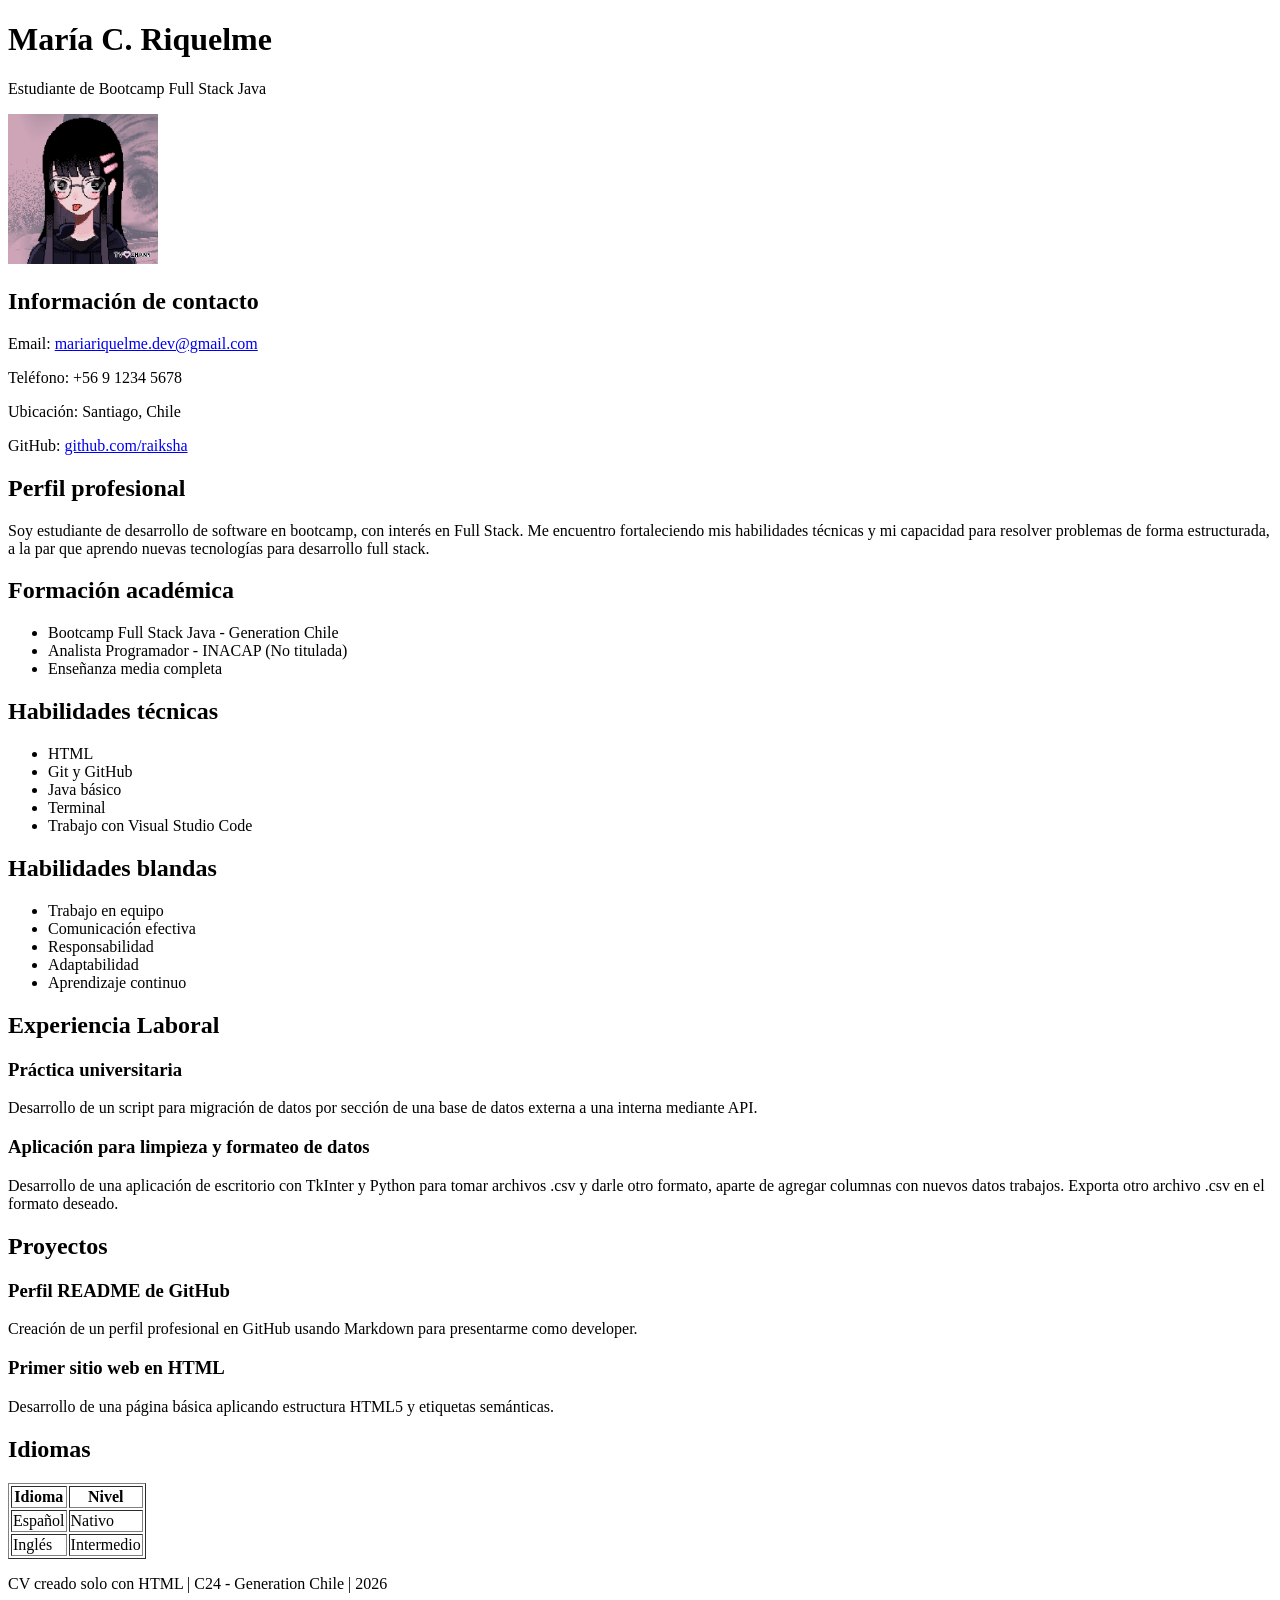
<file: semana-03/03-24 CV HTML/index.html>
<!DOCTYPE html>
<html lang="es">
<head>
  <meta charset="UTF-8">
  <title>CV de María Riquelme</title>
</head>
<body>
    <header>
        <h1>María C. Riquelme</h1>
        <p>Estudiante de Bootcamp Full Stack Java</p>
        <img src="./foto-de-perfil.png" alt="Foto de perfil de María Riquelme" width="150">
    </header>
    <main>
        <section>
            <h2>Información de contacto</h2>
            <p>Email: <a href="mailto:mariariquelme.dev@gmail.com">mariariquelme.dev@gmail.com</a></p>
            <p>Teléfono: +56 9 1234 5678</p>
            <p>Ubicación: Santiago, Chile</p>
            <p>GitHub: <a href="https://github.com/raiksha" target="_blank">github.com/raiksha</a></p>
        </section>
        <section>
            <h2>Perfil profesional</h2>
            <p>
                Soy estudiante de desarrollo de software en bootcamp, con interés en Full Stack. Me encuentro fortaleciendo mis habilidades
                técnicas y mi capacidad para resolver problemas de forma estructurada, a la par que aprendo nuevas tecnologías para desarrollo full stack.
            </p>
        </section>
        <section>
            <h2>Formación académica</h2>
            <ul>
                <li>Bootcamp Full Stack Java - Generation Chile</li>
                <li>Analista Programador - INACAP (No titulada)</li>
                <li>Enseñanza media completa</li>
            </ul>
        </section>
        <section>
            <h2>Habilidades técnicas</h2>
            <ul>
                <li>HTML</li>
                <li>Git y GitHub</li>
                <li>Java básico</li>
                <li>Terminal</li>
                <li>Trabajo con Visual Studio Code</li>
            </ul>
        </section>
        <section>
            <h2>Habilidades blandas</h2>
            <ul>
                <li>Trabajo en equipo</li>
                <li>Comunicación efectiva</li>
                <li>Responsabilidad</li>
                <li>Adaptabilidad</li>
                <li>Aprendizaje continuo</li>
            </ul>
        </section>
        <section>
            <h2>Experiencia Laboral</h2>
            <article>
                <h3>Práctica universitaria</h3>
                <p>Desarrollo de un script para migración de datos por sección de una base de datos externa a una interna mediante API.</p>
            </article>
            <article>
                <h3>Aplicación para limpieza y formateo de datos</h3>
                <p>Desarrollo de una aplicación de escritorio con TkInter y Python para tomar archivos .csv y darle otro formato, aparte de agregar columnas con nuevos datos trabajos. Exporta otro archivo .csv en el formato deseado.</p>
            </article>
            <h2>Proyectos</h2>
            <article>
                <h3>Perfil README de GitHub</h3>
                <p>Creación de un perfil profesional en GitHub usando Markdown para presentarme como developer.</p>
            </article>
            <article>
                <h3>Primer sitio web en HTML</h3>
                <p>Desarrollo de una página básica aplicando estructura HTML5 y etiquetas semánticas.</p>
            </article>
        </section>
        <section>
            <h2>Idiomas</h2>
            <table border="1">
                <thead>
                <tr>
                    <th>Idioma</th>
                    <th>Nivel</th>
                </tr>
                </thead>
                <tbody>
                <tr>
                    <td>Español</td>
                    <td>Nativo</td>
                </tr>
                <tr>
                    <td>Inglés</td>
                    <td>Intermedio</td>
                </tr>
                </tbody>
            </table>
        </section>
    </main>
    <footer>
        <p>CV creado solo con HTML | C24 - Generation Chile | 2026</p>
    </footer>
</body>
</html>
</file>
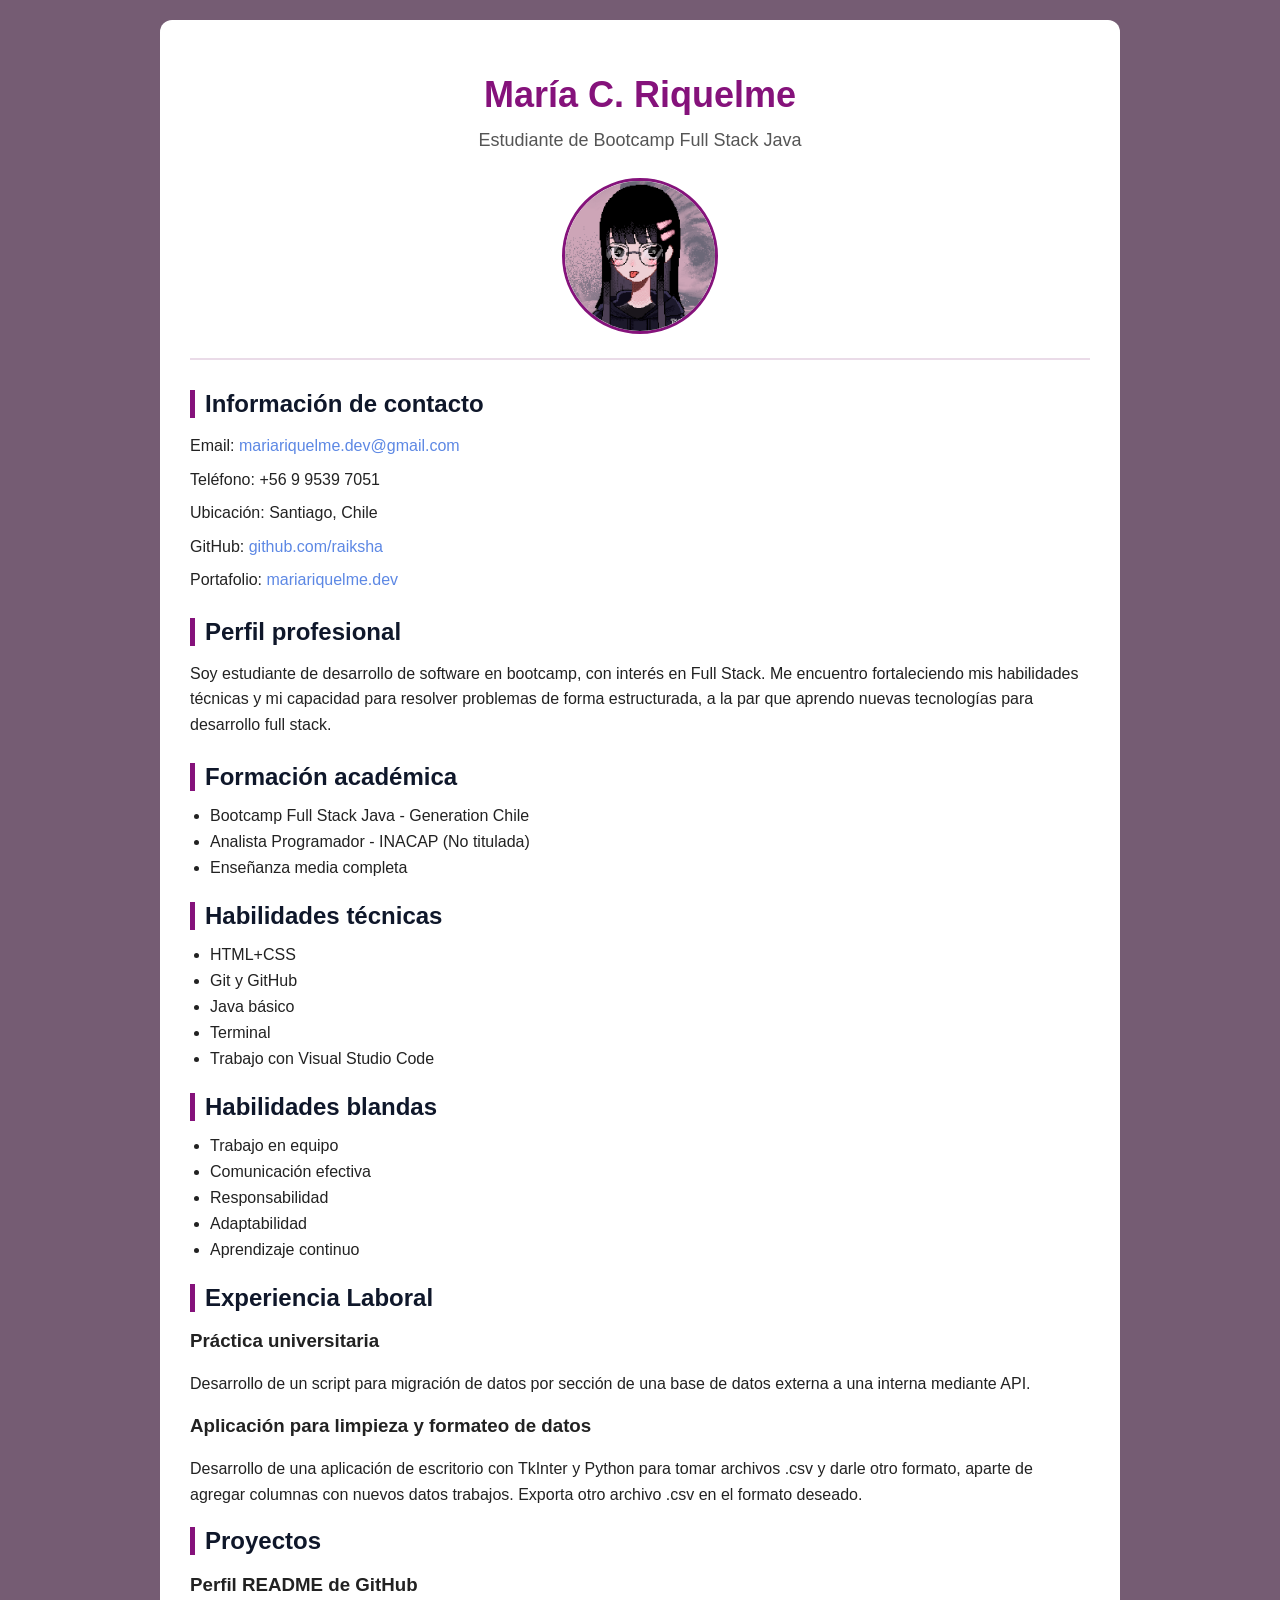
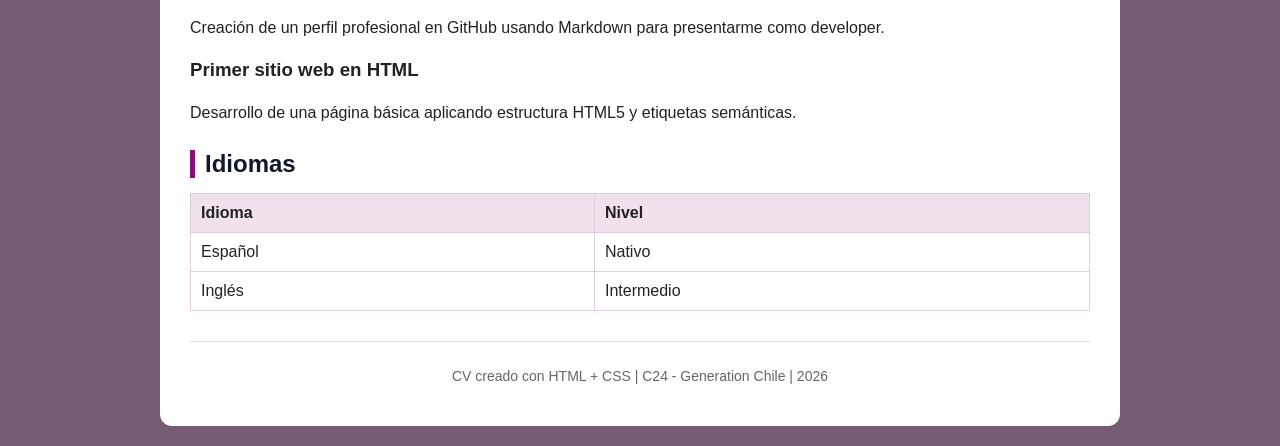
<file: semana-03/03-25 CSS/mi-cv/index.html>
<!DOCTYPE html>
<html lang="es">
<head>
  <meta charset="UTF-8">
  <title>CV de María C. Riquelme</title>
  <link rel="stylesheet" href="./style.css">
</head>
<body>
    <div class="cv-container">
        <header>
            <h1>María C. Riquelme</h1>
            <p>Estudiante de Bootcamp Full Stack Java</p>
            <img src="./foto-de-perfil.png" alt="Foto de perfil de María Riquelme" width="150">
        </header>
        <main>
            <section>
                <h2>Información de contacto</h2>
                <p>Email: <a href="mailto:mariariquelme.dev@gmail.com">mariariquelme.dev@gmail.com</a></p>
                <p>Teléfono: +56 9 9539 7051</p>
                <p>Ubicación: Santiago, Chile</p>
                <p>GitHub: <a href="https://github.com/raiksha" target="_blank">github.com/raiksha</a></p>
                <p>Portafolio: <a href="https://mariariquelme.dev" target="_blank">mariariquelme.dev</a></p>
            </section>
            <section>
                <h2>Perfil profesional</h2>
                <p>
                    Soy estudiante de desarrollo de software en bootcamp, con interés en Full Stack. Me encuentro fortaleciendo mis habilidades
                    técnicas y mi capacidad para resolver problemas de forma estructurada, a la par que aprendo nuevas tecnologías para desarrollo full stack.
                </p>
            </section>
            <section>
                <h2>Formación académica</h2>
                <ul>
                    <li>Bootcamp Full Stack Java - Generation Chile</li>
                    <li>Analista Programador - INACAP (No titulada)</li>
                    <li>Enseñanza media completa</li>
                </ul>
            </section>
            <section>
                <h2>Habilidades técnicas</h2>
                <ul>
                    <li>HTML+CSS</li>
                    <li>Git y GitHub</li>
                    <li>Java básico</li>
                    <li>Terminal</li>
                    <li>Trabajo con Visual Studio Code</li>
                </ul>
            </section>
            <section>
                <h2>Habilidades blandas</h2>
                <ul>
                    <li>Trabajo en equipo</li>
                    <li>Comunicación efectiva</li>
                    <li>Responsabilidad</li>
                    <li>Adaptabilidad</li>
                    <li>Aprendizaje continuo</li>
                </ul>
            </section>
            <section>
                <h2>Experiencia Laboral</h2>
                <article>
                    <h3>Práctica universitaria</h3>
                    <p>Desarrollo de un script para migración de datos por sección de una base de datos externa a una interna mediante API.</p>
                </article>
                <article>
                    <h3>Aplicación para limpieza y formateo de datos</h3>
                    <p>Desarrollo de una aplicación de escritorio con TkInter y Python para tomar archivos .csv y darle otro formato, aparte de agregar columnas con nuevos datos trabajos. Exporta otro archivo .csv en el formato deseado.</p>
                </article>
                <h2>Proyectos</h2>
                <article>
                    <h3>Perfil README de GitHub</h3>
                    <p>Creación de un perfil profesional en GitHub usando Markdown para presentarme como developer.</p>
                </article>
                <article>
                    <h3>Primer sitio web en HTML</h3>
                    <p>Desarrollo de una página básica aplicando estructura HTML5 y etiquetas semánticas.</p>
                </article>
            </section>
            <section>
                <h2>Idiomas</h2>
                <table border="1">
                    <thead>
                    <tr>
                        <th>Idioma</th>
                        <th>Nivel</th>
                    </tr>
                    </thead>
                    <tbody>
                    <tr>
                        <td>Español</td>
                        <td>Nativo</td>
                    </tr>
                    <tr>
                        <td>Inglés</td>
                        <td>Intermedio</td>
                    </tr>
                    </tbody>
                </table>
            </section>
        </main>
        <footer>
            <p>CV creado con HTML + CSS | C24 - Generation Chile | 2026</p>
        </footer>
    </div>
</body>
</html>
</file>
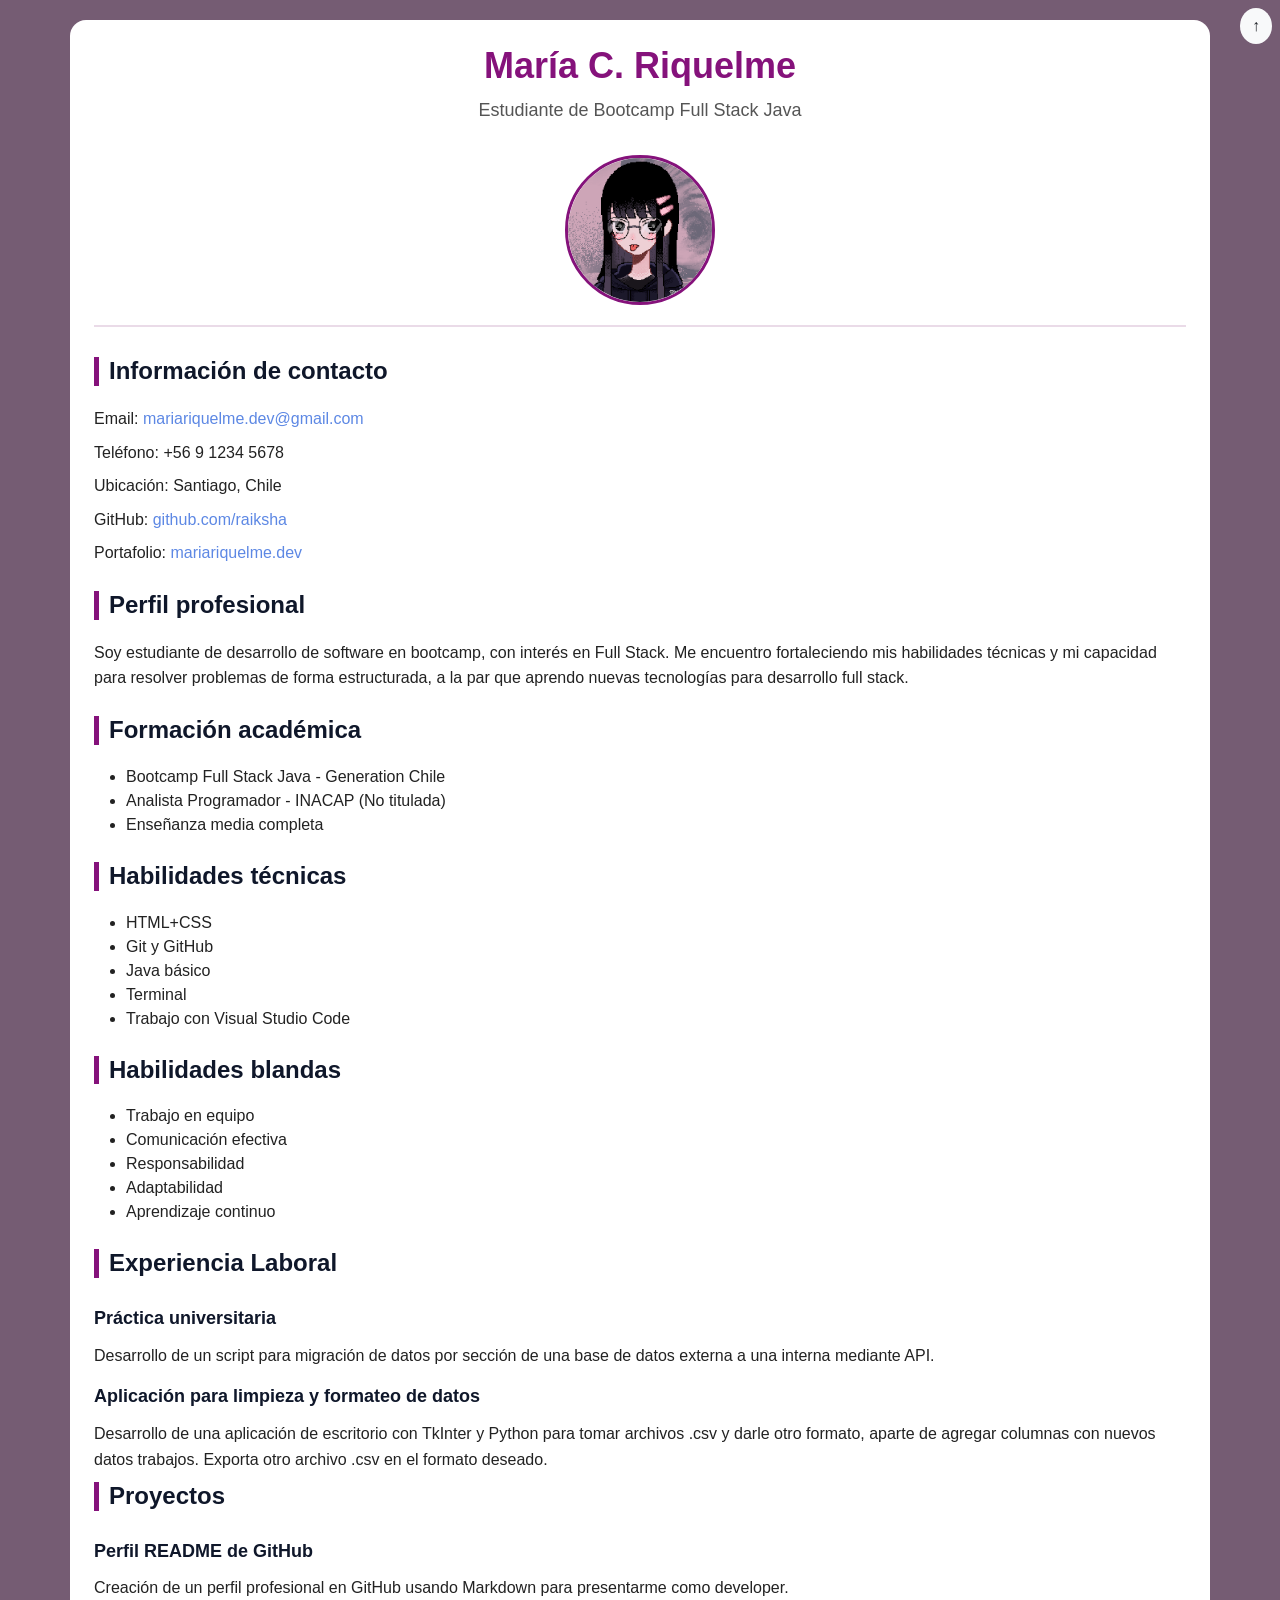
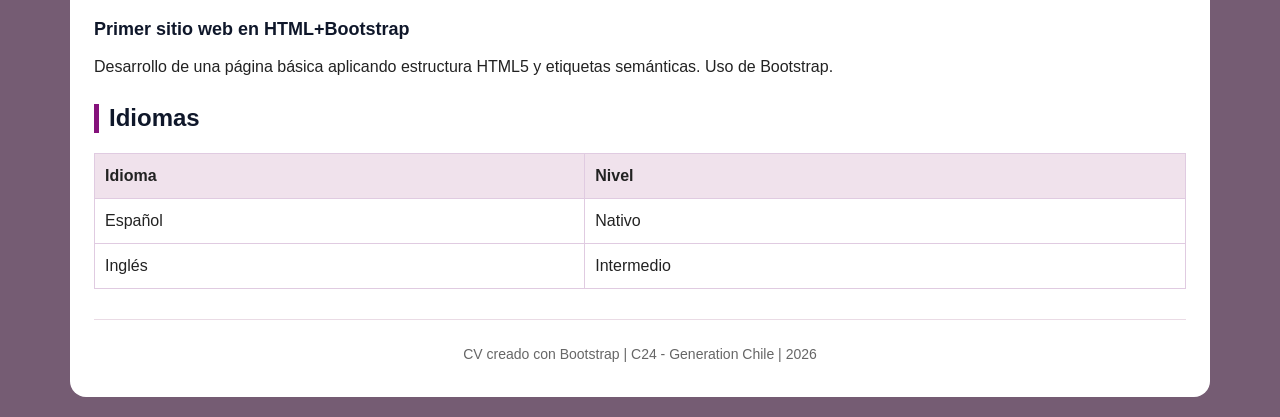
<file: semana-04/03-30 Bootstrap/cv-bootstrap/index.html>
<!DOCTYPE html>
<html lang="es">
<head>
  <meta charset="UTF-8">
  <meta name="viewport" content="width=device-width, initial-scale=1">
  <title>CV de María C. Riquelme</title>
  <link rel="stylesheet" href="https://cdn.jsdelivr.net/npm/bootstrap@5.3.8/dist/css/bootstrap.min.css" integrity="sha384-sRIl4kxILFvY47J16cr9ZwB07vP4J8+LH7qKQnuqkuIAvNWLzeN8tE5YBujZqJLB" crossorigin="anonymous">
  <link rel="stylesheet" href="./style.css">
</head>
<body class="body">
    <button class="position-fixed top-0 end-0 m-2 btn btn-xxl btn-secondary rounded-circle bg-light text-dark border border-0" id="btn-subir" onclick="window.scrollTo({top: 0, behavior: 'smooth'})">↑</button>
    <div class="container-sm bg-white rounded-4 p-4">
        <header>
            <h1 class="h1" id="nombre">María C. Riquelme</h1>
            <p>Estudiante de Bootcamp Full Stack Java</p>
            <img src="./foto-de-perfil.png" alt="Foto de perfil de María Riquelme" width="150">
        </header>
        <main>
            <section>
                <h2 class="h2" id="informacion-contacto">Información de contacto</h2>
                <p class="p">Email: <a class="a" href="mailto:mariariquelme.dev@gmail.com">mariariquelme.dev@gmail.com</a></p>
                <p class="p">Teléfono: +56 9 1234 5678</p>
                <p class="p">Ubicación: Santiago, Chile</p>
                <p class="p">GitHub: <a class="a" href="https://github.com/raiksha" target="_blank">github.com/raiksha</a></p>
                <p class="p">Portafolio: <a class="a" href="https://mariariquelme.dev" target="_blank">mariariquelme.dev</a></p>
            </section>
            <section>
                <h2 class="h2" id="perfil-profesional">Perfil profesional</h2>
                <p class="p">
                    Soy estudiante de desarrollo de software en bootcamp, con interés en Full Stack. Me encuentro fortaleciendo mis habilidades
                    técnicas y mi capacidad para resolver problemas de forma estructurada, a la par que aprendo nuevas tecnologías para desarrollo full stack.
                </p>
            </section>
            <section>
                <h2 class="h2" id="formacion-academica">Formación académica</h2>
                <ul>
                    <li>Bootcamp Full Stack Java - Generation Chile</li>
                    <li>Analista Programador - INACAP (No titulada)</li>
                    <li>Enseñanza media completa</li>
                </ul>
            </section>
            <section>
                <h2 class="h2" id="habilidades-tecnicas">Habilidades técnicas</h2>
                <ul>
                    <li>HTML+CSS</li>
                    <li>Git y GitHub</li>
                    <li>Java básico</li>
                    <li>Terminal</li>
                    <li>Trabajo con Visual Studio Code</li>
                </ul>
            </section>
            <section>
                <h2 class="h2" id="habilidades-blandas">Habilidades blandas</h2>
                <ul>
                    <li>Trabajo en equipo</li>
                    <li>Comunicación efectiva</li>
                    <li>Responsabilidad</li>
                    <li>Adaptabilidad</li>
                    <li>Aprendizaje continuo</li>
                </ul>
            </section>
            <section>
                <h2 class="h2" id="experiencia-laboral">Experiencia Laboral</h2>
                <article>
                    <h3 class="h3">Práctica universitaria</h3>
                    <p class="p">Desarrollo de un script para migración de datos por sección de una base de datos externa a una interna mediante API.</p>
                </article>
                <article>
                    <h3 class="h3">Aplicación para limpieza y formateo de datos</h3>
                    <p class="p">Desarrollo de una aplicación de escritorio con TkInter y Python para tomar archivos .csv y darle otro formato, aparte de agregar columnas con nuevos datos trabajos. Exporta otro archivo .csv en el formato deseado.</p>
                </article>
                <h2 class="h2" id="proyectos">Proyectos</h2>
                <article>
                    <h3 class="h3">Perfil README de GitHub</h3>
                    <p class="p">Creación de un perfil profesional en GitHub usando Markdown para presentarme como developer.</p>
                </article>
                <article>
                    <h3 class="h3">Primer sitio web en HTML+Bootstrap</h3>
                    <p class="p">Desarrollo de una página básica aplicando estructura HTML5 y etiquetas semánticas. Uso de Bootstrap.</p>
                </article>
            </section>
            <section>
                <h2 class="h2" id="idiomas">Idiomas</h2>
                <table border="1">
                    <thead>
                    <tr>
                        <th>Idioma</th>
                        <th>Nivel</th>
                    </tr>
                    </thead>
                    <tbody>
                    <tr>
                        <td>Español</td>
                        <td>Nativo</td>
                    </tr>
                    <tr>
                        <td>Inglés</td>
                        <td>Intermedio</td>
                    </tr>
                    </tbody>
                </table>
            </section>
        </main>
        <footer>
            <p class="p">CV creado con Bootstrap | C24 - Generation Chile | 2026</p>
        </footer>
    </div>
    <script src="https://cdn.jsdelivr.net/npm/bootstrap@5.3.8/dist/js/bootstrap.bundle.min.js" integrity="sha384-FKyoEForCGlyvwx9Hj09JcYn3nv7wiPVlz7YYwJrWVcXK/BmnVDxM+D2scQbITxI" crossorigin="anonymous"></script>
</body>
</html>
</file>
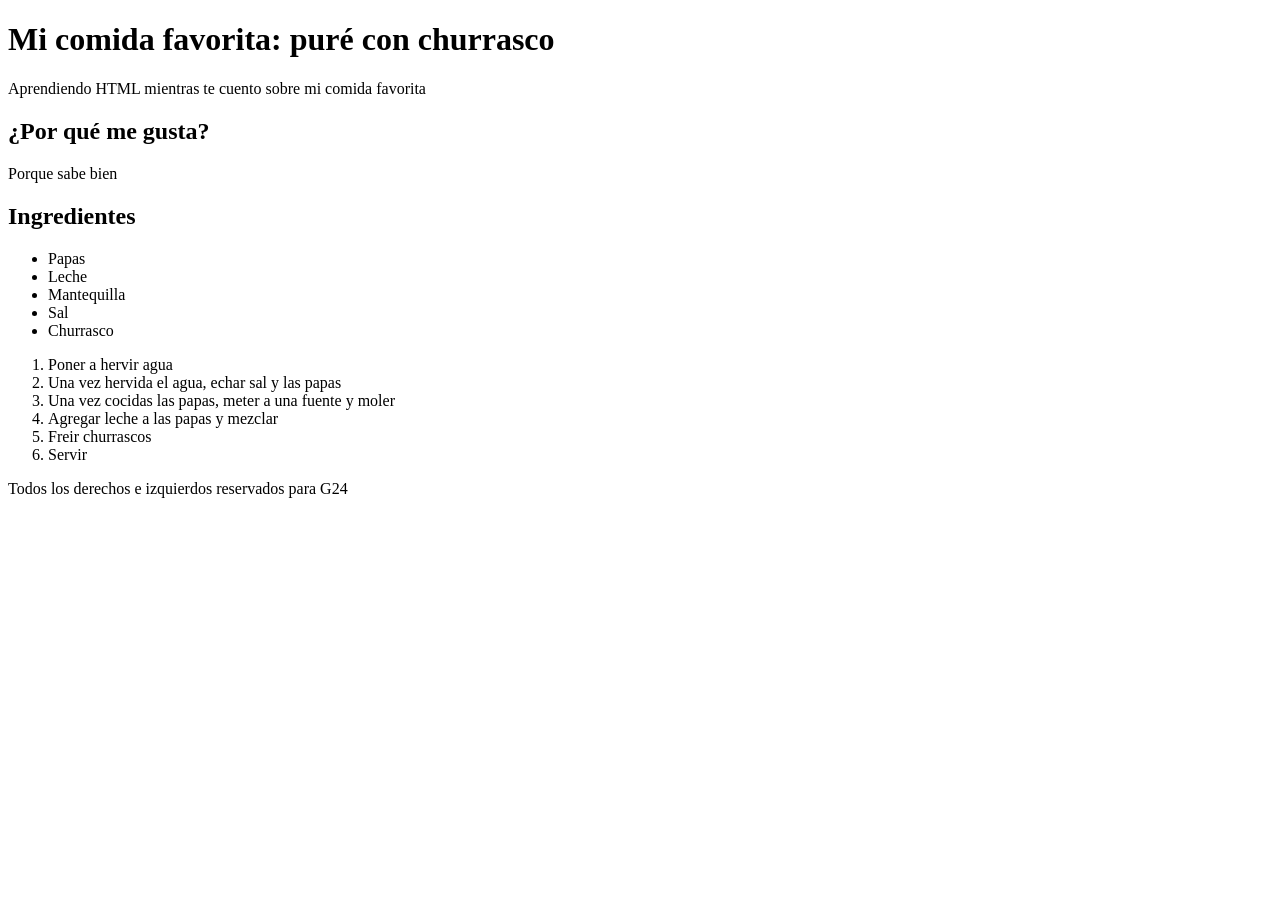
<file: semana-03/03-24 CV HTML/ejemplo index.html>
<!DOCTYPE html>
<html lang="en">
<head>
    <meta charset="UTF-8">
    <meta name="viewport" content="width=100, initial-scale=1.0">
    <title>Mi Comida Favorita</title>
</head>
<body>
    <header>
        <h1>Mi comida favorita: puré con churrasco</h1>
        <p>Aprendiendo HTML mientras te cuento sobre mi comida favorita</p>
    </header>
    <main>
        <section>
            <h2>¿Por qué me gusta?</h2>
            <p>Porque sabe bien</p>
        </section>
        <section>
            <h2>Ingredientes</h2>
            <ul>
                <li>Papas</li>
                <li>Leche</li>
                <li>Mantequilla</li>
                <li>Sal</li>
                <li>Churrasco</li>
            </ul>
        </section>
        <section>
            <ol>
                <li>Poner a hervir agua</li>
                <li>Una vez hervida el agua, echar sal y las papas</li>
                <li>Una vez cocidas las papas, meter a una fuente y moler</li>
                <li>Agregar leche a las papas y mezclar</li>
                <li>Freir churrascos</li>
                <li>Servir</li>
            </ol>
        </section>
    </main>
    <footer>
        <p>Todos los derechos e izquierdos reservados para G24  </p>
    </footer>
</body>
</html>
</file>
<file: semana-03/03-25 CSS/mi-cv/style.css>
/* Estructura general del body */
body {
  font-family: Arial, sans-serif;
  background-color: #755c73;
  color: #222;
  margin: 0;
  padding: 20px;
}

/* Contenedor para que parezca una tarjeta */
.cv-container {
  max-width: 900px;
  margin: 0 auto;
  background-color: white;
  padding: 30px;
  border-radius: 12px;
}

/* Separar el header y centrarlo */
header {
  text-align: center;
  border-bottom: 2px solid #eadbe8;
  padding-bottom: 20px;
  margin-bottom: 30px;
}

/* Color y estilo del nombre principal */
h1 {
  color: #85127b;
  font-size: 36px;
  margin-bottom: 10px;
}

/* Estilo párrafo del header */
header p {
  font-size: 18px;
  color: #555;
}

/* Margen en cada sección */
section {
  margin-bottom: 25px;
}

/* Estilo subtítulos */
h2 {
  color: #0f172a;
  font-size: 24px;
  border-left: 5px solid #85127b;
  padding-left: 10px;
  margin-bottom: 15px;
}

/* Agregar margen e interlineado a los párrafos */
p {
  line-height: 1.6;
  margin: 8px 0;
}

/* Estilos listas */
ul {
  padding-left: 20px;
}

li {
  margin-bottom: 8px;
}

/* Color a enlaces y subrayado en hover */
a {
  color: #5d88e4;
  text-decoration: none;
}

a:hover {
  text-decoration: underline;
}

/* Dar estilo a foto para que sea redondam y tenga borde de color */
img {
  width: 150px;
  border-radius: 50%;
  margin-top: 15px;
  border: 3px solid #85127b;
}

/* Estilos para tabla de idiomas */
table {
  width: 100%;
  border-collapse: collapse;
  margin-top: 10px;
}

th,
td {
  border: 1px solid #e0cbe1;
  padding: 10px;
  text-align: left;
}

th {
  background-color: #f0e2ec;
}

/* Estilo footer */
footer {
  text-align: center;
  margin-top: 30px;
  padding-top: 15px;
  border-top: 1px solid #eadbe5;
  color: #666;
  font-size: 14px;
}
</file>
<file: semana-04/03-30 Bootstrap/cv-bootstrap/style.css>
/* Estructura general del body */
.body {
  font-family: Arial, sans-serif;
  background-color: #755c73;
  color: #222;
  margin: 0;
  padding: 20px;
}

/* Contenedor para que parezca una tarjeta */
.cv-container {
  max-width: 900px;
  margin: 0 auto;
  background-color: white;
  padding: 30px;
  border-radius: 12px;
}

/* Separar el header y centrarlo */
header {
  text-align: center;
  border-bottom: 2px solid #eadbe8;
  padding-bottom: 20px;
  margin-bottom: 30px;
}

/* Estilo párrafo del header */
header p {
  font-size: 18px;
  color: #555;
}

/* Color y estilo del nombre principal */
.h1 {
  color: #85127b;
  font-weight: 700;
  font-size: 36px;
  margin-bottom: 10px;
}

/* Margen en cada sección */
section {
  margin-bottom: 25px;
}

/* Estilo subtítulos */
.h2 {
  color: #0f172a;
  font-weight: 600;
  font-size: 24px;
  border-left: 5px solid #85127b;
  padding-left: 10px;
  margin-top: 10px;
  margin-bottom: 20px;
}

.h3 {
  color: #0f172a;
  font-weight: 550;
  font-size: 18px;
  padding-top: 10px;
  padding-bottom: 5px;
}

/* Agregar margen e interlineado a los párrafos */
.p {
  line-height: 1.6;
  margin: 8px 0;
}

/* Estilos listas */
.ul {
  padding-left: 20px;
}

.li {
  margin-bottom: 8px;
}

/* Color a enlaces y subrayado en hover */
.a {
  color: #5d88e4;
  text-decoration: none;
}

.a:hover {
  text-decoration: underline;
}

/* Dar estilo a foto para que sea redondam y tenga borde de color */
img {
  width: 150px;
  border-radius: 50%;
  margin-top: 15px;
  border: 3px solid #85127b;
}

/* Estilos para tabla de idiomas */
table {
  width: 100%;
  border-collapse: collapse;
  margin-top: 10px;
}

th,
td {
  border: 1px solid #e0cbe1;
  padding: 10px;
  text-align: left;
}

th {
  background-color: #f0e2ec;
}

/* Estilo footer */
footer {
  text-align: center;
  margin-top: 30px;
  padding-top: 15px;
  border-top: 1px solid #eadbe5;
  color: #666;
  font-size: 14px;
}
</file>
